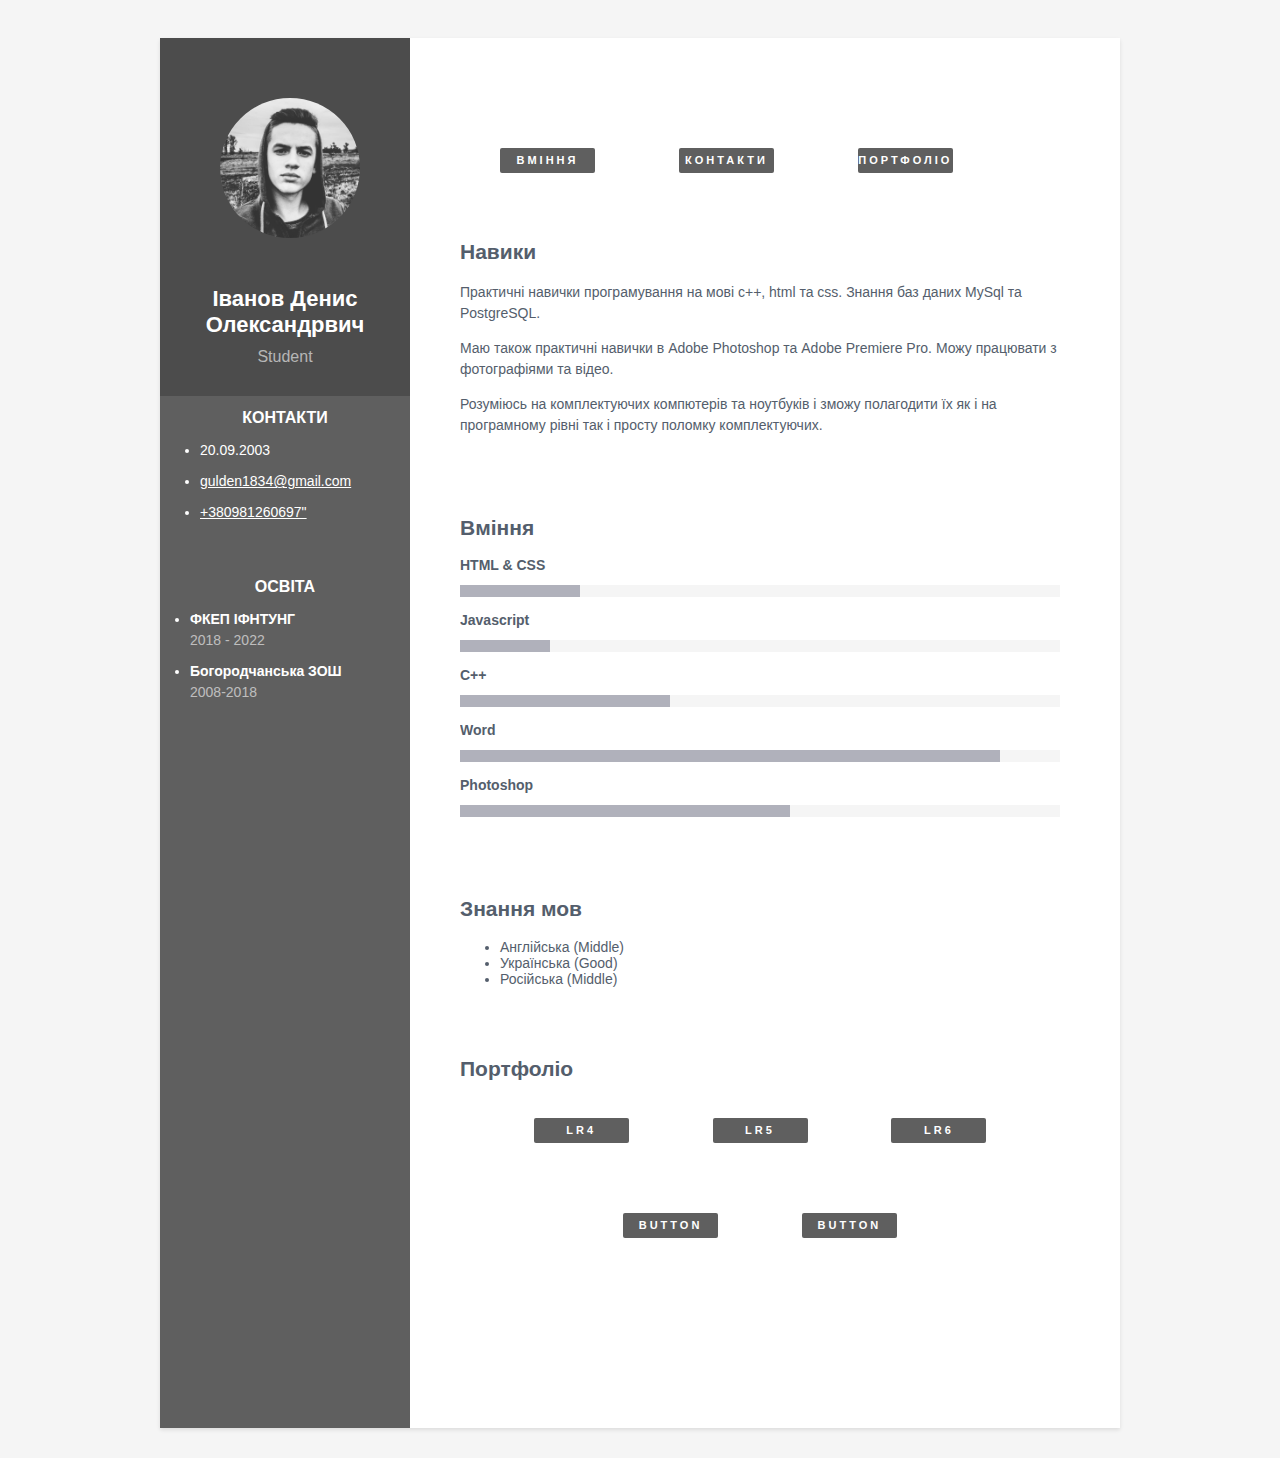
<file: index.html>
<!DOCTYPE html>
<html>
<head>
<link rel="stylesheet" href="main.css">
<meta http-equiv="content-type" content="text/HTML; charset=utf-8" />
<title>Резюме</title>
</head>
<body>
<div class="wrapper">
    
        <div class="sidebar-wrapper">
            <div class="profile-container">
                <img class="profile" src="img/photo.jpg" alt="">
                
                <h1 class="name">Іванов Денис Олександрвич</h1>
                <h3 class="tagline">Student</h3>
            </div><!--//profile-container-->
            
            <div class="contact-container">
                <h2 id = "2" class="container-block-title">Контакти</h2>
                <ul class="list-unstyled contact-list">
                    <li>20.09.2003  </li>
                   <li class="email"><a href="mailto: ">gulden1834@gmail.com</a></li>
                    <li class="phone"><a href="tel:+380981260697">+380981260697"</a></li>
                </ul>
            </div><!--//contact-container-->
            <div class="education-container container-block">
                <h2  class="container-block-title">Освіта</h2>
                <div class="item">
                     <h4 class="degree"><li>ФКЕП ІФНТУНГ</li></h4>
                    <div class="time">2018 - 2022</div>
                </div><!--//item-->
                <div class="item">
                    <h4 class="degree"><li>Богородчанська ЗОШ</li></h4>
                    <div class="time">2008-2018</div>
                </div><!--//item-->
            </div><!--//education-container-->
            
            
        </div><!--//sidebar-wrapper-->
        
        <div class="main-wrapper">
            
            
            
            <section class="section experiences-section">
                <div class="button"> 
       <a href="#1" class="floating-button">Вміння</a>
       <a href="#2" class="floating-button">Контакти</a>
       <a href="#3" class="floating-button">Портфоліо</a>
</div>
                <h2 class="section-title"><i class="fa fa-briefcase"></i>Навики</h2>
                
                <div class="item">
                    <div class="meta">
                        <div class="upper-row">
                            
                        </div><!--//upper-row-->
                        <div class="company"></div>
                    </div><!--//meta-->
                    <div class="details">
                        <p>Практичні навички програмування на мові c++, html та css. Знання баз даних MySql та PostgreSQL. </p>  
                        <p>Маю також практичні навички в Adobe Photoshop та Adobe Premiere Pro. Можу працювати з фотографіями та відео.</p>
                        <p>Розуміюсь на комплектуючих компютерів та ноутбуків і зможу полагодити їх як і на програмному рівні так і просту поломку комплектуючих.</p>
                    </div><!--//details-->
                </div><!--//item-->
                
            </section><!--//section-->
            
            <section class="skills-section section">
                <h2 id = "1" class="section-title"><i class="fa fa-rocket"></i>Вміння</h2>
                <div class="skillset">   

                    <div class="item">
                        <h3 class="level-title">HTML &amp; CSS</h3>
                        <div class="level-bar">
                            <div class="level-bar-inner" data-level="95%" style="width: 20%;">
                            </div>                                      
                        </div><!--//level-bar-->                                 
                    </div><!--//item-->

                    <div class="item">
                        <h3 class="level-title">Javascript </h3>
                        <div class="level-bar">
                            <div class="level-bar-inner" data-level="98%" style="width: 15%;">
                            </div>                                      
                        </div><!--//level-bar-->                                 
                    </div><!--//item-->
                    
                    <div class="item">
                        <h3 class="level-title">C++</h3>
                        <div class="level-bar">
                            <div class="level-bar-inner" data-level="98%" style="width: 35%;">
                            </div>                                      
                        </div><!--//level-bar-->                                 
                    </div><!--//item-->
                    
                    <div class="item">
                        <h3 class="level-title">Word</h3>
                        <div class="level-bar">
                            <div class="level-bar-inner" data-level="100%" style="width: 90%;">
                            </div>                                      
                        </div><!--//level-bar-->                                 
                    </div><!--//item-->
                    
                    <div class="item">
                        <h3 class="level-title">Photoshop</h3>
                        <div class="level-bar">
                            <div class="level-bar-inner" data-level="60%" style="width: 55%;">
                            </div>                                      
                        </div><!--//level-bar-->                                 
                    </div><!--//item-->
                    
                </div>  
            </section><!--//skills-section-->
            
            <selection class="languages-container container-block">
                <h2  class="container-block-title">Знання мов</h2>
                <ul class="list-unstyled interests-list">
                    <li>Англійська <span class="lang-desc">(Middle)</span></li>
                    <li>Українська <span class="lang-desc">(Good)</span></li>
                    <li>Російська <span class="lang-desc">(Middle)</span></li>
                </ul>
            </selecyion><!--//interests-->
             <section class="skills-section section">
               <h2 id = "3" class="block-title">Портфоліо</h2>
                <div class="clas">
                <a href="LR4\index.html" class="floating-button">LR4</a>
                <a href="LR5\index.html" class="floating-button">LR5</a>
                <a href="LR6\index.html" class="floating-button">LR6</a>
                 </div>
                 <div class="clas">
                <a href="#" class="floating-button">Button</a>
                <a href="#" class="floating-button">Button</a>
                        </div>
             </selecyion>
        </div><!--//main-body-->
    </div>

</body>
</html>
</file>
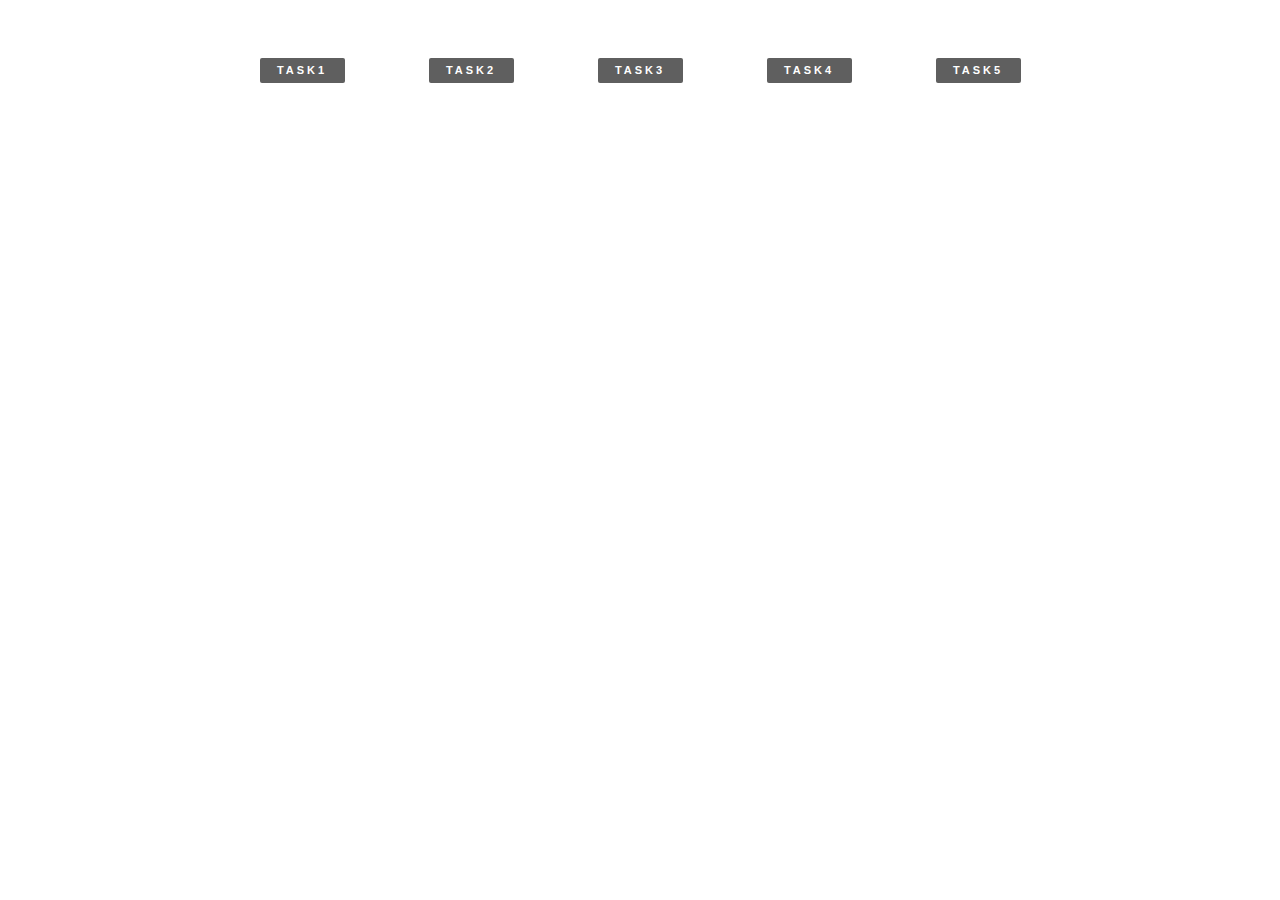
<file: LR4/index.html>
<!DOCTYPE html>
<html>
<head>
    <link rel="stylesheet" href="style.css">
    <title>Page Title</title>
</head>
<body>
    <div class="block">
        <div class="clas">
                <a href="task1\index.html" class="floating-button">Task1</a>
                <a href="task2\index.html" class="floating-button">Task2</a>
                <a href="task3\index.html" class="floating-button">Task3</a>
                <a href="task4\index.html" class="floating-button">Task4</a>
                <a href="task5\index.html" class="floating-button">Task5</a>
 
            </div>
    </div>
</body>
</html>
</file>
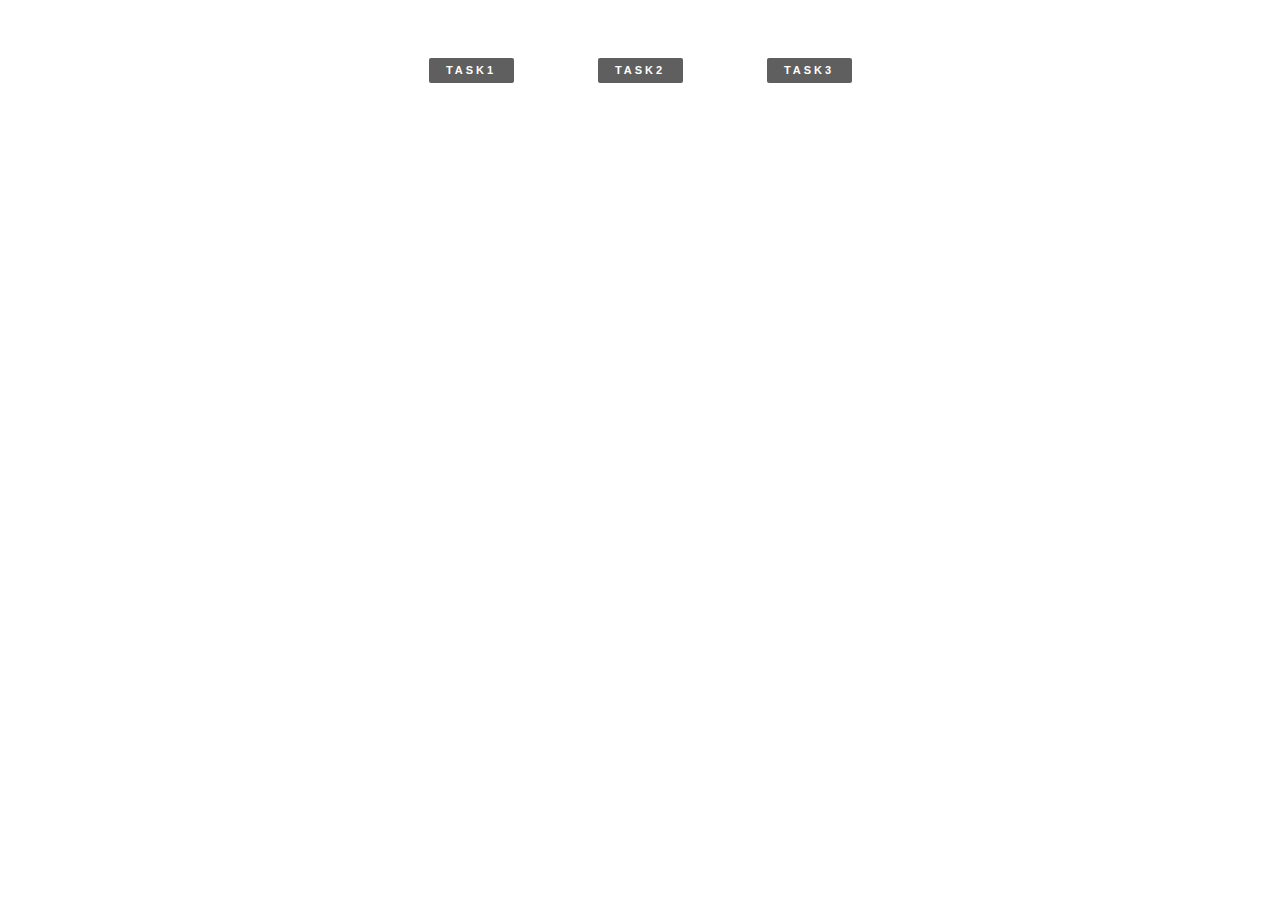
<file: LR5/index.html>
<!DOCTYPE html>
<html>
<head>
    <link rel="stylesheet" href="style.css">
    <title>Page Title</title>
</head>
<body>
    <div class="block">
        <div class="clas">
                <a href="task1\index.html" class="floating-button">Task1</a>
                <a href="task2\index.html" class="floating-button">Task2</a>
                <a href="task3\index.html" class="floating-button">Task3</a> 
            </div>
    </div>
</body>
</html>
</file>
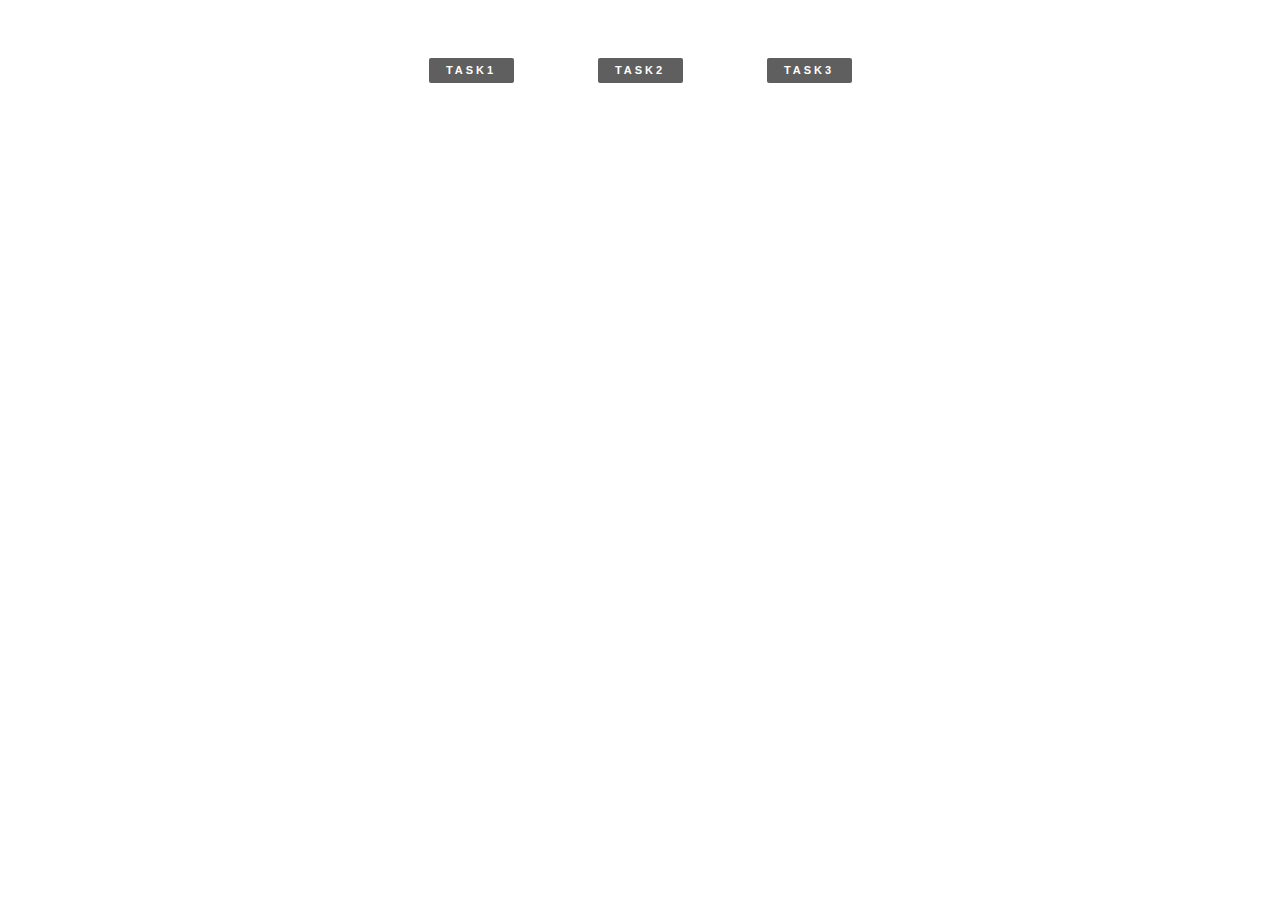
<file: LR6/index.html>
<!DOCTYPE html>
<html>
<head>
    <link rel="stylesheet" href="style.css">
    <title>Page Title</title>
</head>
<body>
    <div class="block">
        <div class="clas">
                <a href="task1\index.html" class="floating-button">Task1</a>
                <a href="task2\index.html" class="floating-button">Task2</a>
                <a href="task3\index.html" class="floating-button">Task3</a>
 
            </div>
    </div>
</body>
</html>
</file>
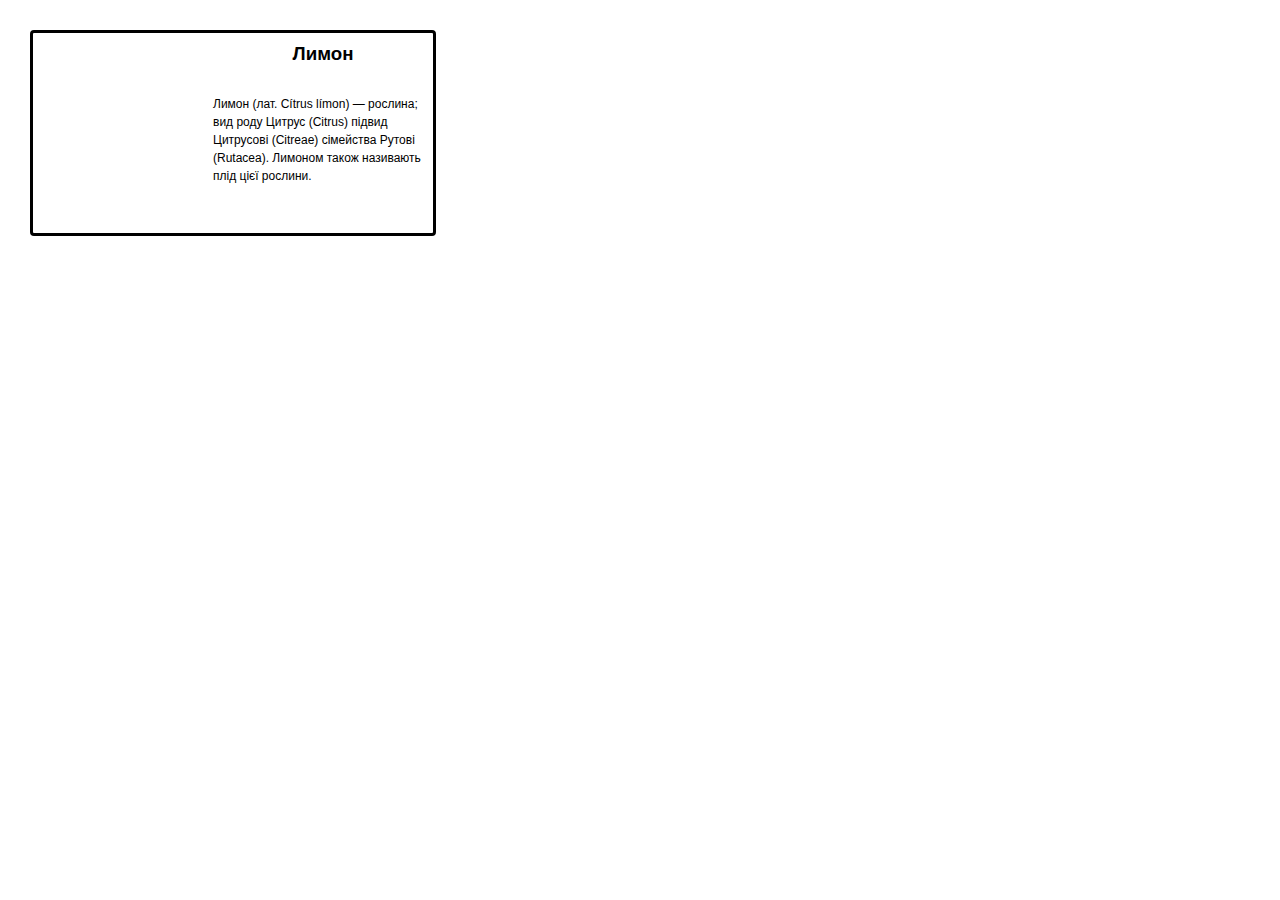
<file: LR4/task1/index.html>
<!DOCTYPE html>
<html lang="en">
<head>
    <meta charset="UTF-8">
    <title>Title</title>
    <link rel="stylesheet" href="style.css">
</head>
<body>
    <div class="myblock">
        <div class="lemon"></div>
        <div class="about-lemon">
            <h3>Лимон</h3>
            <p>Лимон (лат. Cítrus límon) — рослина; вид роду Цитрус (Citrus) підвид Цитрусові (Citreae) сімейства Рутові (Rutacea). Лимоном також називають плід цієї рослини.</p>
        </div>
    </div>
</body>
</html>
</file>
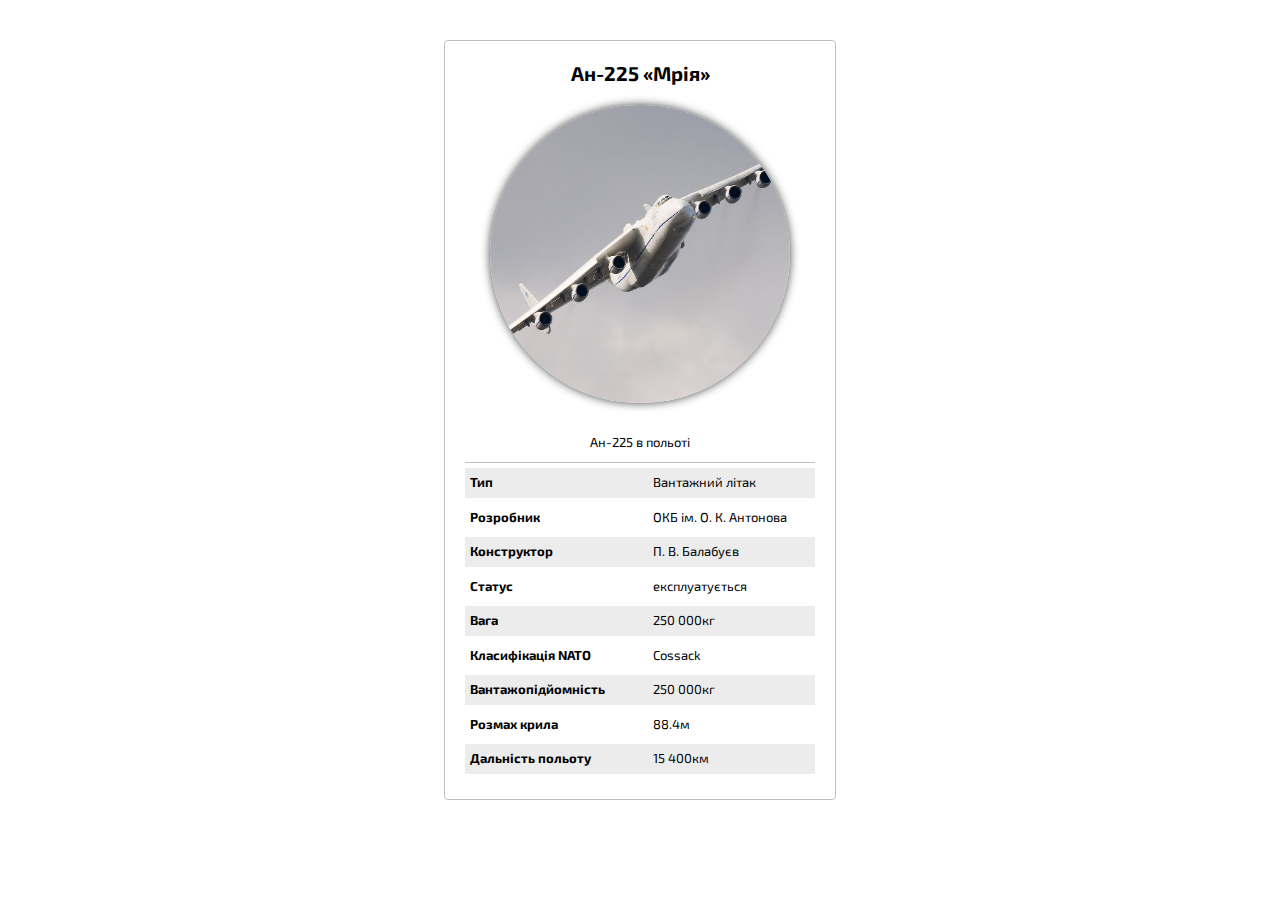
<file: LR4/task2/index.html>
<!DOCTYPE html>
<html lang="en">
<head>
    <meta charset="UTF-8">
    <title>Мрія</title>
    <link rel="stylesheet" href="cossacs.css">
    <link href="https://fonts.googleapis.com/css?family=Exo+2:400,700" rel="stylesheet">
</head>
<body>
    <div class="wrap">
        <h1>Ан-225 «Мрія»</h1>
        <img src="cossacs.jpg" alt="Ан-225">
        <p class="info">Ан-225 в польоті</p>
        <p><span class="side">Тип</span> 	Вантажний літак</p>
        <p><span class="side">Розробник</span> ОКБ ім. О. К. Антонова</p>
        <p><span class="side">Конструктор</span> 	П. В. Балабуєв</p>
        <p><span class="side">Статус</span> 	експлуатується</p>
        <p><span class="side">Вага</span> 250 000кг</p>
        <p><span class="side">Класифікація NATO</span> Cossack</p>
        <p><span class="side">Вантажопідйомність</span> 250 000кг</p>
        <p><span class="side">Розмах крила</span> 88.4м</p>
        <p><span class="side">Дальність польоту</span> 15 400км</p>
    </div>
</body>
</html>
</file>
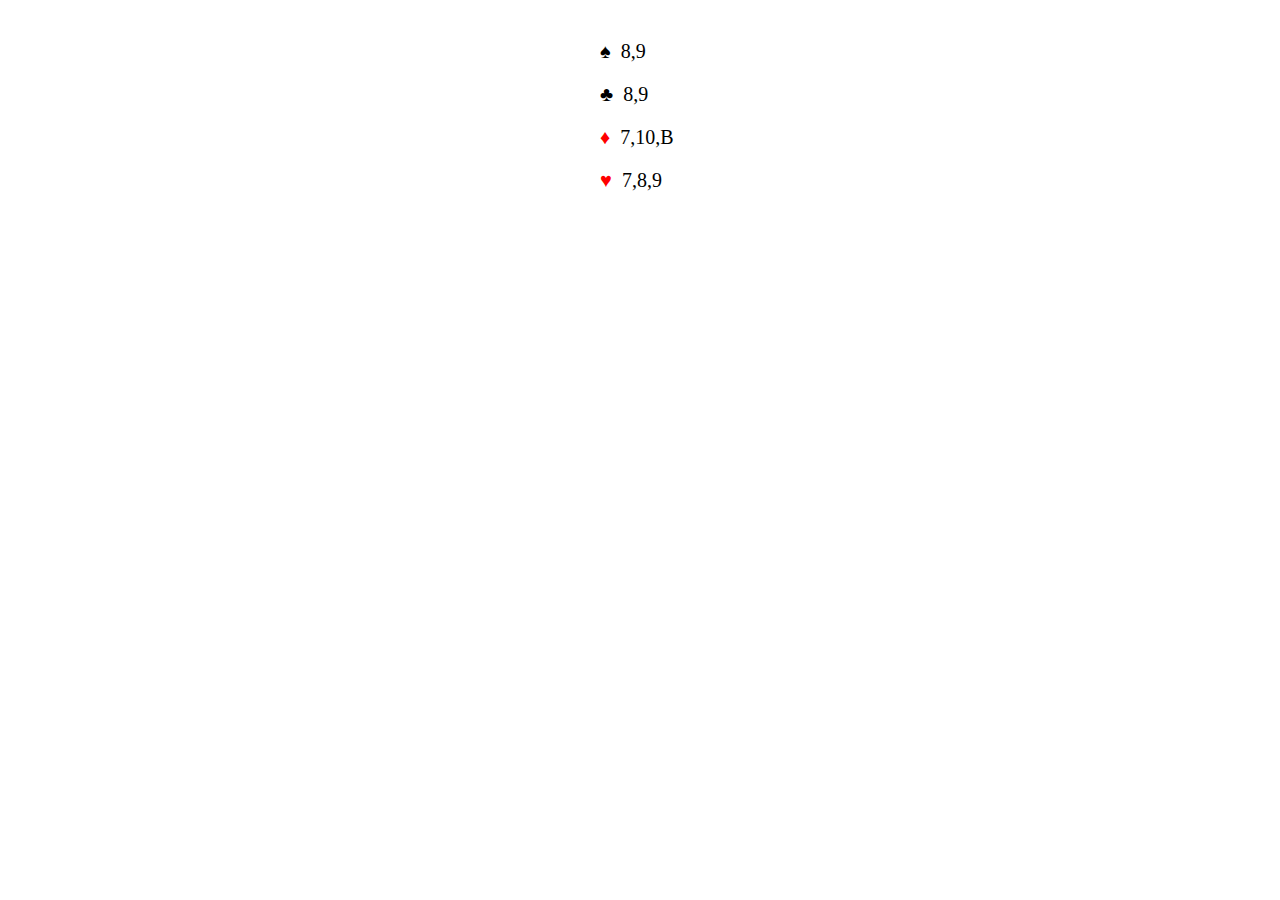
<file: LR4/task3/index.html>
<!DOCTYPE html>
<html>
<head>
    <meta charset="utf-8">
    <title>Page Title</title>
    <link rel="stylesheet" href="style.css">
</head>
<body>
    <div class ="Myclass">
        <p><span class="a"></span>8,9</p>
        <p><span class="b"></span>8,9</p>
        <p><span class="c"></span>7,10,B</p>
        <p><span class="d"></span>7,8,9</p>
    </div>  
</body>
</html>
</file>
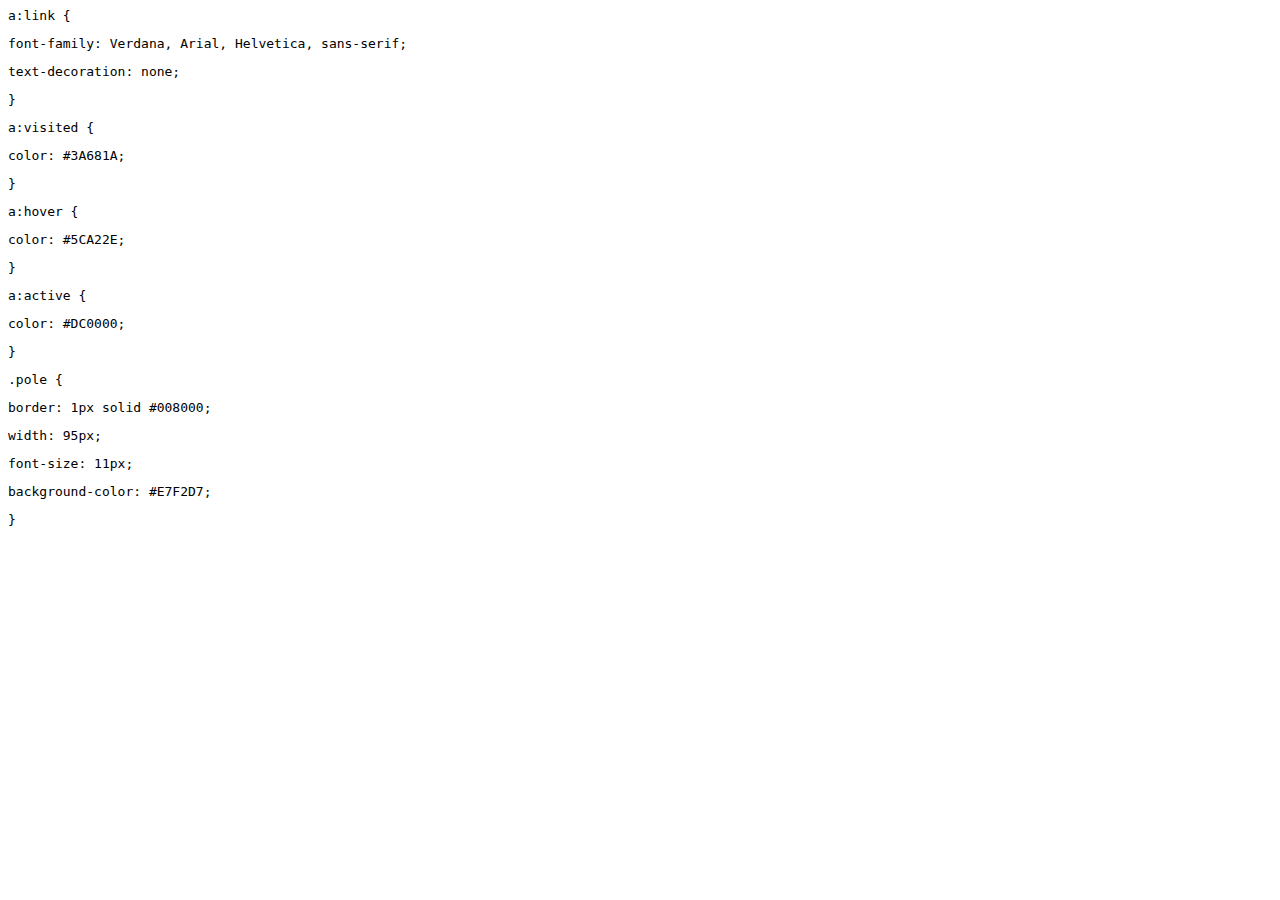
<file: LR4/task4/index.html>
<html>
 <head>
  <meta charset="utf-8">
  <title>Тег CODE</title>
 </head>
 <body>
<code><p>a:link {</p>
	<p>font-family: Verdana, Arial, Helvetica, sans-serif;</p>
	<p>text-decoration: none;</p>
<p>} </p>
<p>a:visited {</p>
	<p>color: #3A681A;</p>
<p>}</p>
<p>a:hover {</p>
	<p>color: #5CA22E;</p>
<p>}</p>
<p>a:active {</p>
	<p>color: #DC0000;</p>
<p>}</p>
<p>.pole {</p>
<p>border: 1px solid #008000;</p>
<p>width: 95px;</p>
<p>font-size: 11px;</p>
<p>background-color: #E7F2D7;</p>
<p>}</p>
</code>
</body>
</html>
</file>
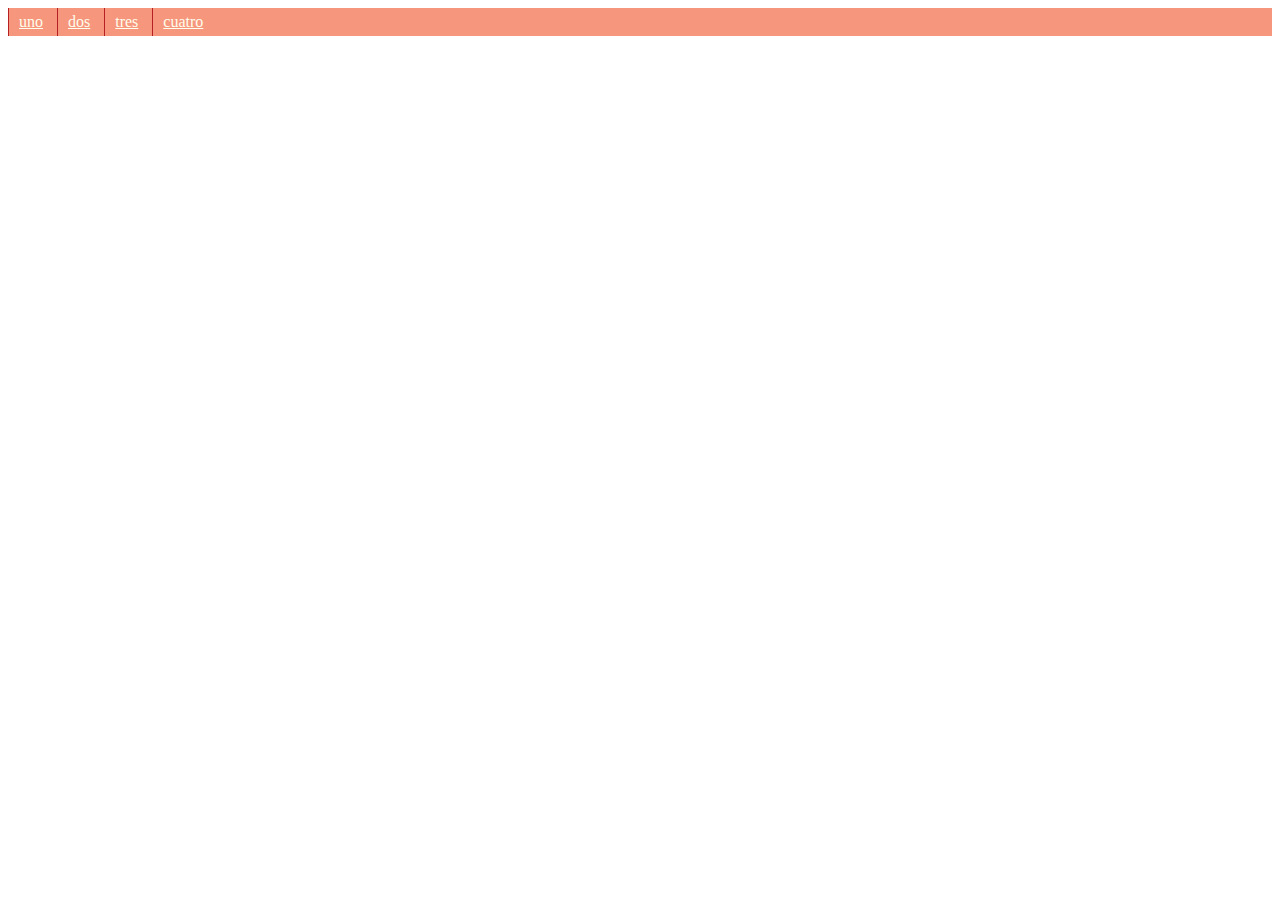
<file: LR4/task5/index.html>
<!DOCTYPE html>
<html>
<head>
 <meta charset="utf-8">
 <title>Ссылки</title>
 <style>
 .links { 
 background: #F6967D;
 }
 .links a {
 color: #FFFDEB;
 display: inline-block;
 border-left: 1px solid #B62025; 
 padding: 5px 10px;
 }
 </style>
</head>
<body>
 <div class="links">
 <a href="1.html">uno</a>
 <a href="2.html">dos</a>
 <a href="3.html">tres</a>
 <a href="4.html">cuatro</a>
 </div>
</body>
</html>
</file>
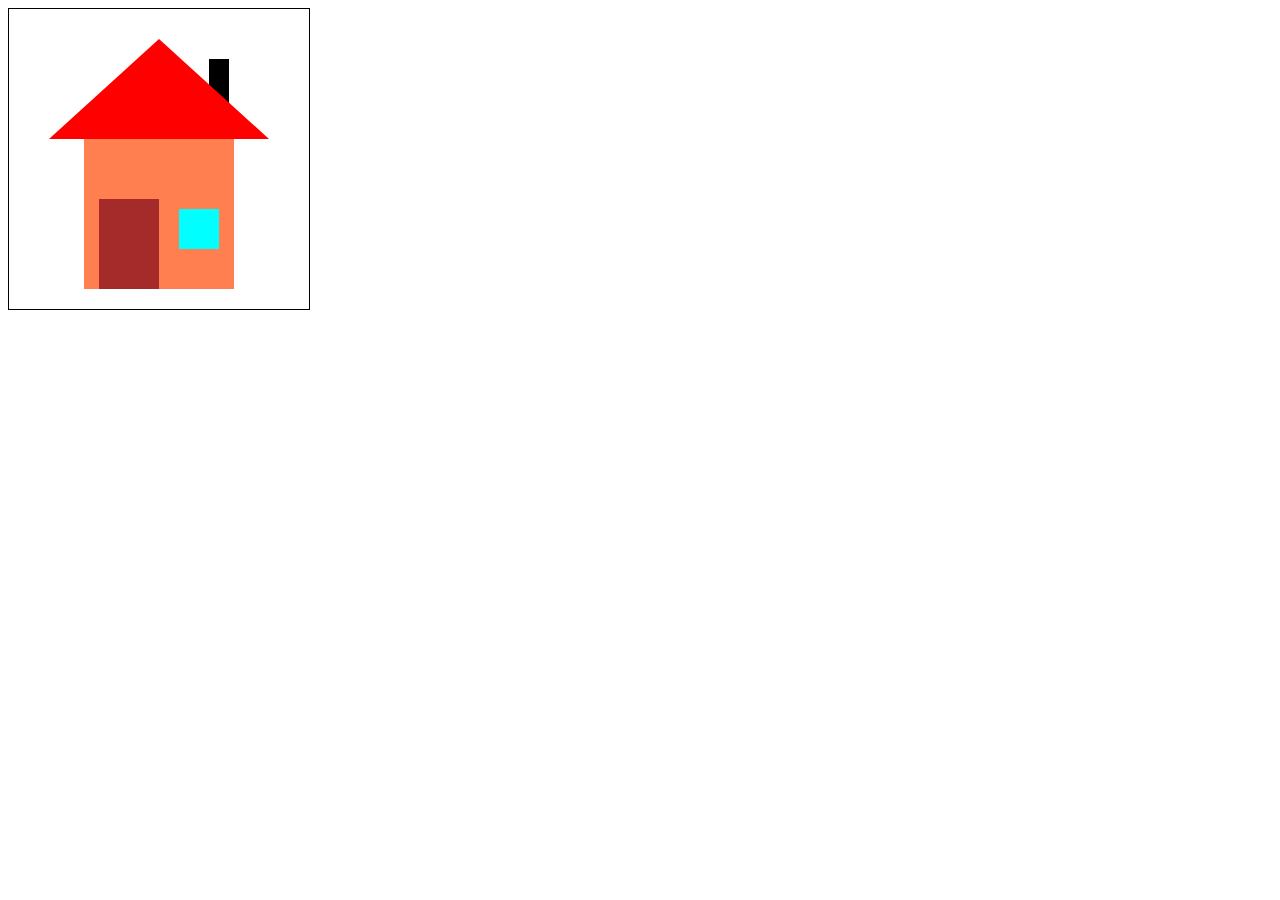
<file: LR5/task1/index.html>
<!DOCTYPE html>
<html lang="en">
<head>
	<meta charset="UTF-8">
	<meta name="viewport" content="width=device-width, initial-scale=1.0">
	<link rel="stylesheet" type="text/css" href="style.css">
	<title>Task1</title>
</head>
<body>
	<div class="main-block">
 		 <div class="door"></div>
 		 <div class="window"></div>
  		 <div class="house"></div>
  		 <div class="chimney"></div>
  		 <div class="roof"></div>
 	</div>
</body>
</html>
</file>
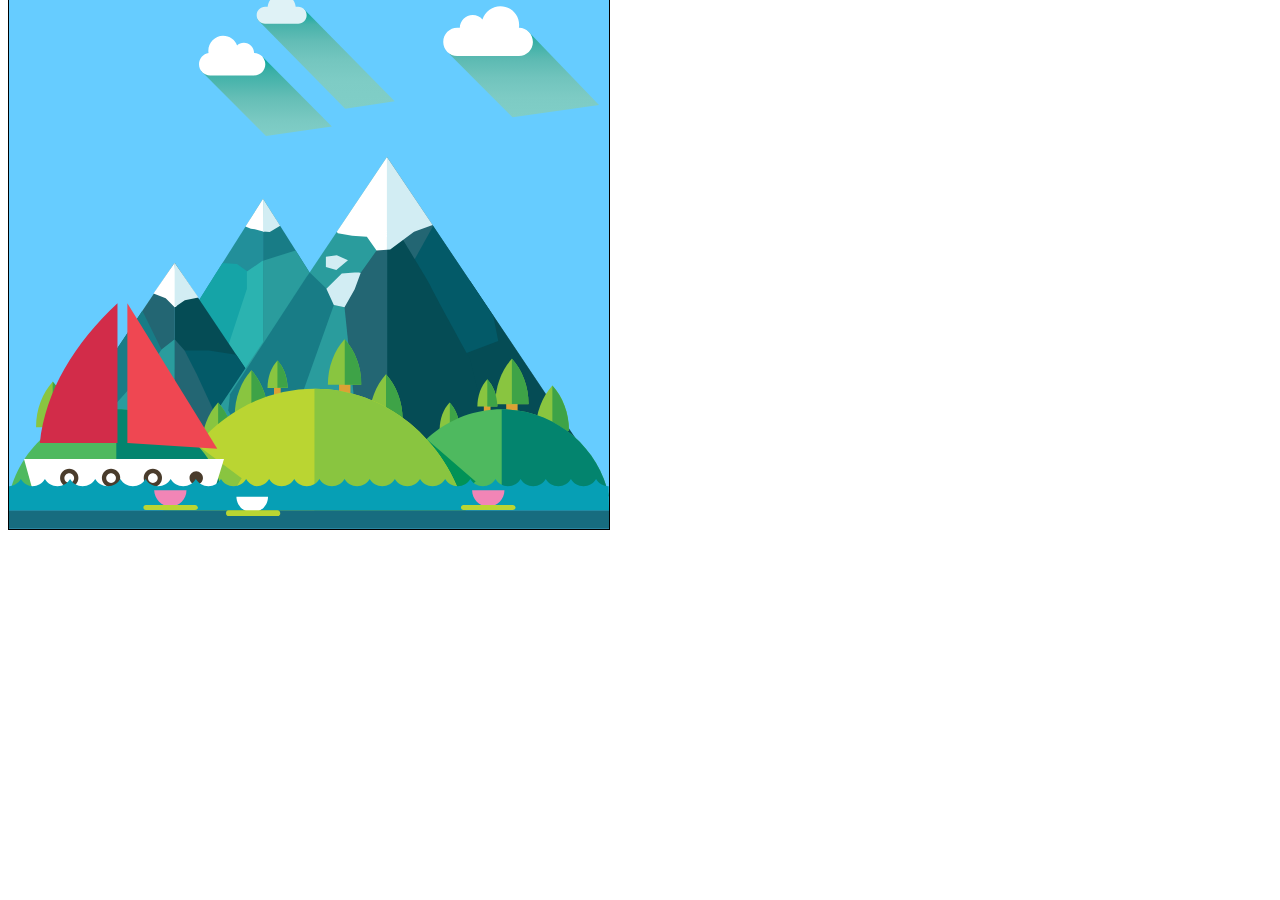
<file: LR5/task2/index.html>
<!DOCTYPE html>
<html lang="en">
<head>
	<meta charset="UTF-8">
	<meta name="viewport" content="width=device-width, initial-scale=1.0">
	<link rel="stylesheet" type="text/css" href="style.css">
	<title>Task2</title>
</head>
<body>
	<div class="main-block">
 		 <div class="clouds">
 		 	<img src="images/clouds.svg">
 		 </div>
 		 <div class="water">
 		 	<img src="images/water.svg">
 		 </div>
  		 <div class="wooden-ship">
  		 	<img src="images/wooden-ship.svg">
  		 </div>
  		 <div class="world">
  		 	<img src="images/world.svg">
  		 </div>
 	</div>
</body>
</html>
</file>
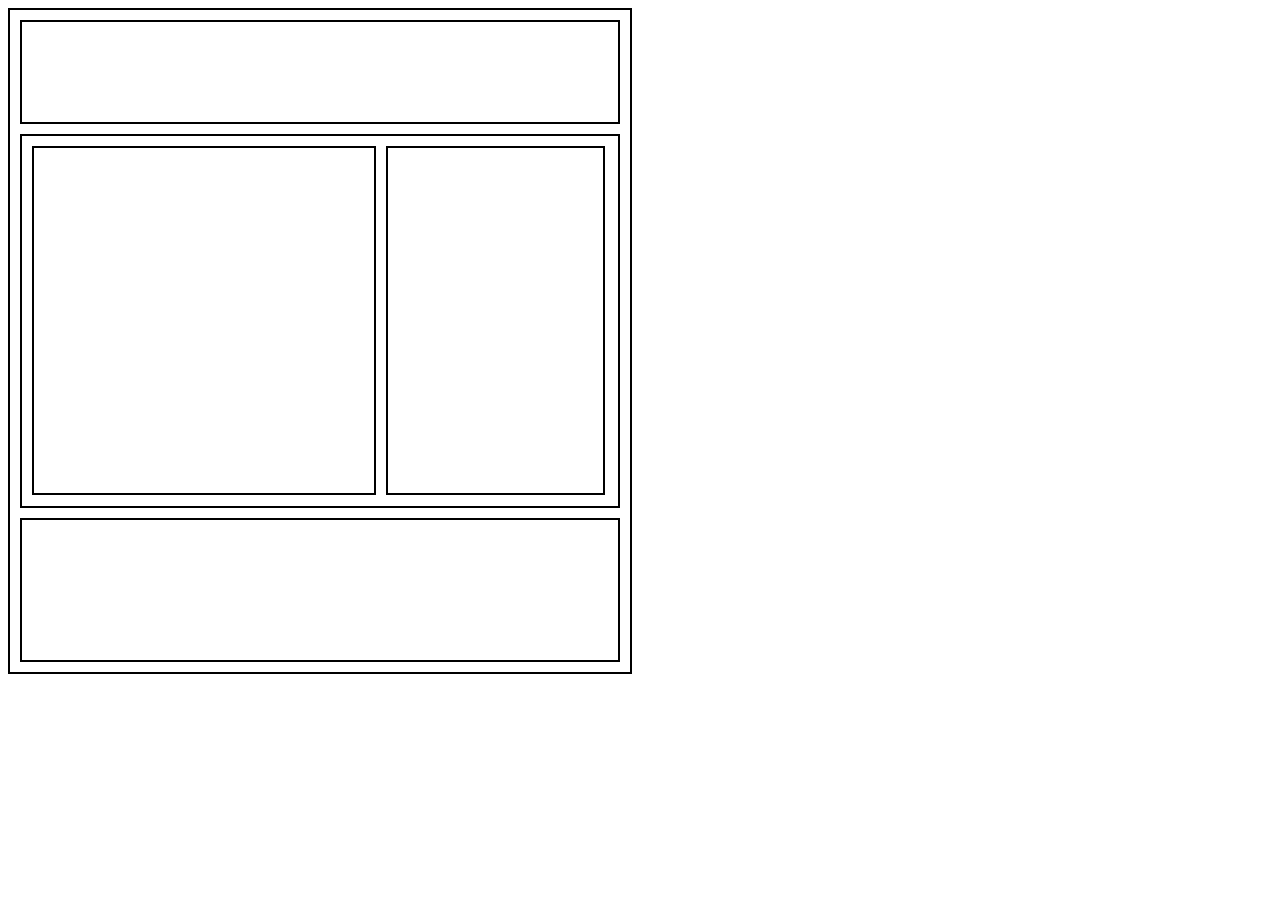
<file: LR5/task3/index.html>
<!DOCTYPE html>
<html lang="en">
<head>
	<meta charset="UTF-8">
	<meta name="viewport" content="width=device-width, initial-scale=1.0">
	<link rel="stylesheet" type="text/css" href="style.css">
	<title>Task3</title>
</head>
<body>
	<div class="fullwrap">
    <header class="header"></header> 
    <div class="wrap">
        <div class="main"></div>
        <div class="sidebar"></div>
    </div>
    <footer class="footer"></footer>
 	</div>
</body>
</html>
</file>
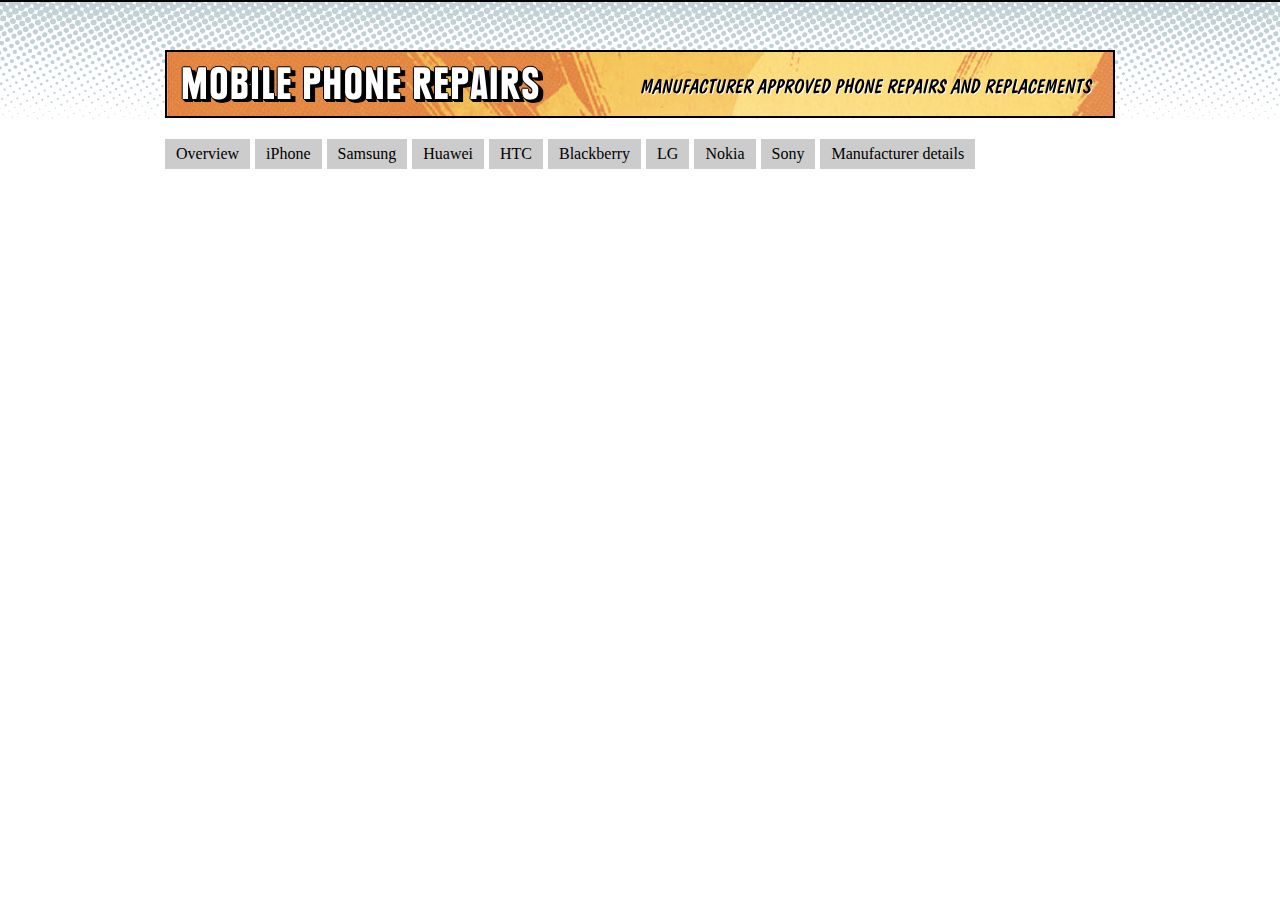
<file: LR6/task3/index.html>
<!DOCTYPE html>
<html lang="en">
<head>
    <meta charset="UTF-8">
    <meta http-equiv="X-UA-Compatible" content="IE=edge">
    <meta name="viewport" content="width=device-width, initial-scale=1.0">
    <link rel="stylesheet" href="style.css">
    <title>Серевіс телефонів</title>
</head>
<body>
    <div class="header">
        <img src="./img/utp.png" alt="" class="image-tel">
    </div>
    <div class="list-tel">
        <a href="#"><div class="list">Overview</div></a>
        <a href="#"><div class="list">iPhone</div></a>
        <a href="#"><div class="list">Samsung</div></a>
        <a href="#"><div class="list">Huawei</div></a>
        <a href="#"><div class="list">HTC</div></a>
        <a href="#"><div class="list">Blackberry</div></a>
        <a href="#"><div class="list">LG</div></a>
        <a href="#"><div class="list">Nokia</div></a>
        <a href="#"><div class="list">Sony</div></a>
        <a href="#"><div class="list">Manufacturer details</div></a>
    </div>
</body>
</html>
</file>
<file: main.css>
body {
    font-family: 'Roboto', sans-serif;
    color: #545E6C;
    background: #f5f5f5;
    font-size: 14px;
    padding: 30px;
    margin-bottom: -30px
  }
h1, h2, h3, h5, h6 {
    font-weight: 700;
  }
  a {
    color: #35776d;
  }
  a:hover {
    text-decoration: underline;
    color: #1d423c;
  }
  a:focus {
    text-decoration: none;
  }
  p {
    line-height: 1.5;
  }
  .wrapper {
    background: #5f5f5f;
    max-width: 960px;
    margin: 0 auto;
    position: relative;
    box-shadow: 0px 2px 4px rgba(0, 0, 0, 0.1);
  }
  .sidebar-wrapper {
    background: #5f5f5f;
    position: absolute;
    width: 250px;
    height: 100%;
    min-height: auto;
    color: #fff;
  }
  .sidebar-wrapper a {
    color: #fff;
  }
  .sidebar-wrapper .profile-container {
    padding: 30px;
    background: rgba(0, 0, 0, 0.2);
    text-align: center;
    color: #fff;
      
  }
  .profile{
  /*margin: auto 10xp;*/
    position: relative;
    left: 0;
    top: 0;
    padding: 30px;
    border-radius: 100%;
    /*border: 2px solid #52d5f4;*/
    width:200px;
    height:200px;
    line-height: 1.42857143;
    font-family: 'Roboto', sans-serif;
    box-sizing: border-box;
  }
  .sidebar-wrapper .name {
    font-size: 22px;
    font-weight: 900;
    margin-top: 0;
    margin-bottom: 10px;
  }
  .sidebar-wrapper .tagline {
    color: rgba(255, 255, 255, 0.6);
    font-size: 16px;
    font-weight: 400;
    margin-top: 0;
    margin-bottom: 0;
  }
  .sidebar-wrapper .profile {
    margin-bottom: 15px;
  }
  .sidebar-wrapper .contact-list li {
    margin-bottom: 15px;
  }
  .sidebar-wrapper .contact-list li:last-child {
    margin-bottom: 0;
  }  
  .sidebar-wrapper .container-block {
    padding: 30px;
  }
  .sidebar-wrapper .container-block-title {
    text-transform: uppercase;
    font-size: 16px;
    font-weight: 700;
    margin-top: 30;
    margin-bottom: 15px;
    text-align:center; 
  }
  .sidebar-wrapper .degree {
    font-size: 14px;
    margin-top: 0;
    margin-bottom: 5px;
  }
  .sidebar-wrapper .education-container .item {
    margin-bottom: 15px;
  }
  .sidebar-wrapper .education-container .item:last-child {
    margin-bottom: 0;
  }
  .sidebar-wrapper .education-container .meta {
    color: rgba(255, 255, 255, 0.6);
    font-weight: 500;
    margin-bottom: 0px;
    margin-top: 0;
  }
  .sidebar-wrapper .education-container .time {
    color: rgba(255, 255, 255, 0.6);
    font-weight: 500;
    margin-bottom: 0px;
  }
  .sidebar-wrapper .languages-container .lang-desc {
    color: rgba(255, 255, 255, 0.6);
  }
  .sidebar-wrapper .languages-list {
    margin-bottom: 0;
  }
  .sidebar-wrapper .languages-list li {
    margin-bottom: 10px;
  }
  .sidebar-wrapper .languages-list li:last-child {
    margin-bottom: 0;
  }
  .sidebar-wrapper .interests-list {
    margin-bottom: 0;
  }
  .sidebar-wrapper .interests-list li {
    margin-bottom: 10px;
  }
  .sidebar-wrapper .interests-list li:last-child {
    margin-bottom: 0;
  }
  .main-wrapper {
    background: #fff;
    padding: 60px;
    padding-left: 300px;
  }
  
  
  .main-wrapper .section {
    margin-bottom: 80px;
  }
  .main-wrapper .experiences-section .item {
    margin-bottom: 30px;
  }
  .main-wrapper .projects-section .intro {
    margin-bottom: 30px;
  }
  .skillset .item {
    margin-bottom: 15px;
    overflow: hidden;
  }
  
  .skillset .level-bar-inner {
    height: 15px;
    background: #b0b1bb;
  }
  .main-wrapper .project-title {
    font-size: 16px;
    font-weight: 400;
    /*margin-top: 10xp;*/
    /*margin-bottom: 10px;*/
  }
  .skillset .level-title {
    font-size: 14px;
    margin-top: 0;
    margin-bottom: 12px;
  }
  .skillset .level-bar {
    height: 12px;
    background: #f5f5f5;
  }
  .button{
    width: auto;
    height: auto;
    margin: 0px;
    padding: 0px;
    color: #fff;
  }
  .floating-button {
  list-style: none;
    text-decoration: none;
    display: inline-block;
    width: 95px;
    height: 25px;
    line-height: 25px;
    border-radius: 2px;
    margin: 50px 40px;
    font-family: 'Montserrat', sans-serif;
    font-size: 11px;
    text-transform: uppercase;
    text-align: center;
    letter-spacing: 3px;
    font-weight: 600;
    color: #fff;
    background: #5f5f5f;
  }
  .floating-button:hover {

  background:  #5f5f5f;
  color: #fff;
}
.clas{
  margin-top: -30px;
   text-align: center;
}
.block-title{
  margin-top: 70px;

}
</file>
<file: LR4/style.css>
body {
}
.floating-button {
  list-style: none;
    text-decoration: none;
    display: inline-block;
    width: 85px;
    height: 25px;
    line-height: 25px;
    border-radius: 2px;
    margin: 50px 40px;
    font-family: 'Montserrat', sans-serif;
    font-size: 11px;
    text-transform: uppercase;
    text-align: center;
    letter-spacing: 3px;
    font-weight: 600;
    color: #fff;
    background: #5f5f5f;
  }
.floating-button:hover {

  background:  #5f5f5f;
  color: #fff;
}
.clas{

    text-align: center;
    width: auto;
    margin: auto;
}
</file>
<file: LR5/style.css>
body {
}
.floating-button {
  list-style: none;
    text-decoration: none;
    display: inline-block;
    width: 85px;
    height: 25px;
    line-height: 25px;
    border-radius: 2px;
    margin: 50px 40px;
    font-family: 'Montserrat', sans-serif;
    font-size: 11px;
    text-transform: uppercase;
    text-align: center;
    letter-spacing: 3px;
    font-weight: 600;
    color: #fff;
    background: #5f5f5f;
  }
.floating-button:hover {

  background:  #5f5f5f;
  color: #fff;
}
.clas{

    text-align: center;
    width: auto;
    margin: auto;
}
</file>
<file: LR6/style.css>
body {
}
.floating-button {
  list-style: none;
    text-decoration: none;
    display: inline-block;
    width: 85px;
    height: 25px;
    line-height: 25px;
    border-radius: 2px;
    margin: 50px 40px;
    font-family: 'Montserrat', sans-serif;
    font-size: 11px;
    text-transform: uppercase;
    text-align: center;
    letter-spacing: 3px;
    font-weight: 600;
    color: #fff;
    background: #5f5f5f;
  }
.floating-button:hover {

  background:  #5f5f5f;
  color: #fff;
}
.clas{

    text-align: center;
    width: auto;
    margin: auto;
}
</file>
<file: LR4/task1/style.css>
* {
    margin: 0;
    padding: 0;
    font-family: Arial, sans-serif;
}

.myblock {
    width: 400px;
    height: 200px;
    border: 3px solid black;
    border-radius: 4px;
    margin: 30px;
}
.lemon {
    width: 180px;
    height: 180px;
    margin: 10;
    background: url(https://cdn4.iconfinder.com/data/icons/Limon_iContainer/512/Grapefruit.png);
    background-size: contain;
    background-position: 50%;
    border-radius: 5px;
    float: left;
}

.about-lemon h3 {
    text-align: center;
    padding: 10px 0;
}
.about-lemon p {
    font-size: 12px;
    line-height: 150%;
    margin:  20px 0;
}
</file>
<file: LR4/task2/cossacs.css>
* {
    margin: 0;
}

html, body {
    font-family: 'Exo 2', sans-serif;
}
.wrap {
    width: 350px;
    margin: 40px auto;
    border: 1px solid #c0c0c0;
    padding: 20px;
    border-radius: 4px;
}

h1 {
    font-size: 20px;
    text-align: center;
    margin-bottom: 20px;
}
img {
    width: 300px;
    display: block;
    margin: 20px auto;
    border-radius: 300px;
    box-shadow: 0 0 10px #454545;
}
p {
    font-size: 13px;
    line-height: 150%;
    margin: 5px 0;
    padding: 5px;
}
.info {
    border-bottom: 1px solid #c0c0c0;
    padding: 10px;
    text-align: center;
}
.side {
    font-weight: 700;
    width: 180px;
    display: inline-block;
}
p:nth-child(even) {
    background: #ececec;
}
</file>
<file: LR4/task3/style.css>
*{
    margin: 0;
    padding: 10px;
    background: #fff;
}
p{
    width: 100px;
    height: auto;
    margin: auto;
}
.a::before{
     color: black;
    content:"\2660";
}
.b::before{
     color: black;
    content:"\2663";
}
.c::before{
     color:red;
    content:"\2666";
}

.d::before{
     color:red;
    content:"\2665";
}
.Myclass{
    font-size: 20px;
}
</file>
<file: LR5/task1/style.css>
.main-block {
  position: absolute;
  width: 300px;
  height: 300px;
  border: 1px solid black;
}
.house {
  position: relative;
  width: 150px;
  height: 150px;
  background: coral;
  left: 75px;
}
.roof {
    position: relative;
    width: 0;
    height: 0;
    border-left: 110px solid transparent;
    border-right: 110px solid transparent;
    border-bottom: 100px solid red;
    top: -310px;
    left: 40px;
}
.chimney {
  position: relative;
  width: 20px;
  height: 60px;
  background: black;
  left: 200px;
  top: -230px;
}
.door {
  position: relative;
  width: 60px;
  height: 90px;
  background: brown;
  left: 90px;
  top: 190px;
  z-index: 100;
}
.window {
  position: relative;
  width: 40px;
  height: 40px;
  background: cyan;
  left: 170px;
  top: 110px;
  z-index: 100;
}
</file>
<file: LR5/task2/style.css>
.main-block {
  position: relative;
  width: 600px;
  height: 530px;
  border: 1px solid black;
  background-color: #6CF;
  top: -10px;
}

.clouds{
  position: absolute;
  width: 400px;
  top: -5px;
  left: 190px;
}

.water{
  position: relative;
  top: 480px;
  z-index: 2;
}

.wooden-ship{
  position: relative;
  width: 200px;
  top: 250px;
  left: 15px;
  z-index: 1;
}

.world{
  position: relative;
  top: -100px;
}
</file>
<file: LR5/task3/style.css>
.fullwrap{
  border: 2px solid black;
  width: 95%;
  padding: 10px;
  width: 600px;
}

.header{
  border: 2px solid black;
  height: 100px;
  margin-bottom: 10px;
}

.wrap{
  border: 2px solid black;
  height: 350px;
  margin-bottom: 10px;
  padding: 10px;
}

.main{
  float: left;
  border: 2px solid black;
  width: 340px;
  height: 345px;
  margin-right: 10px;
  margin-bottom: 10px;
}

.sidebar{
  float: left;
  border: 2px solid black;
  width: 215px;
  height: 345px;
  margin-bottom: 10px;
}

.footer{
  border: 2px solid black;
  height: 140px;
}
</file>
<file: LR6/task3/style.css>
* {
    margin: 0;
    padding: 0;
}

.header{
    background-image: url(./img/body-bg.png);
}

.image-tel{
    display: block;
    margin: 0 auto;
    padding-top: 50px;
}

.list-tel{
    display: flex;
    position: absolute;
    margin: auto;
    margin-top: 20px;
    left: 50%;
    margin-left: -475px;
}

.list{
    border: 1px solid #ccc;
    padding: 5px 10px 5px 10px;
    margin-right: 5px;
    background-color: #ccc;
}

.list:active{
    background-color: grey;
}

a{
    text-decoration: none;
    color: black;
}
</file>
